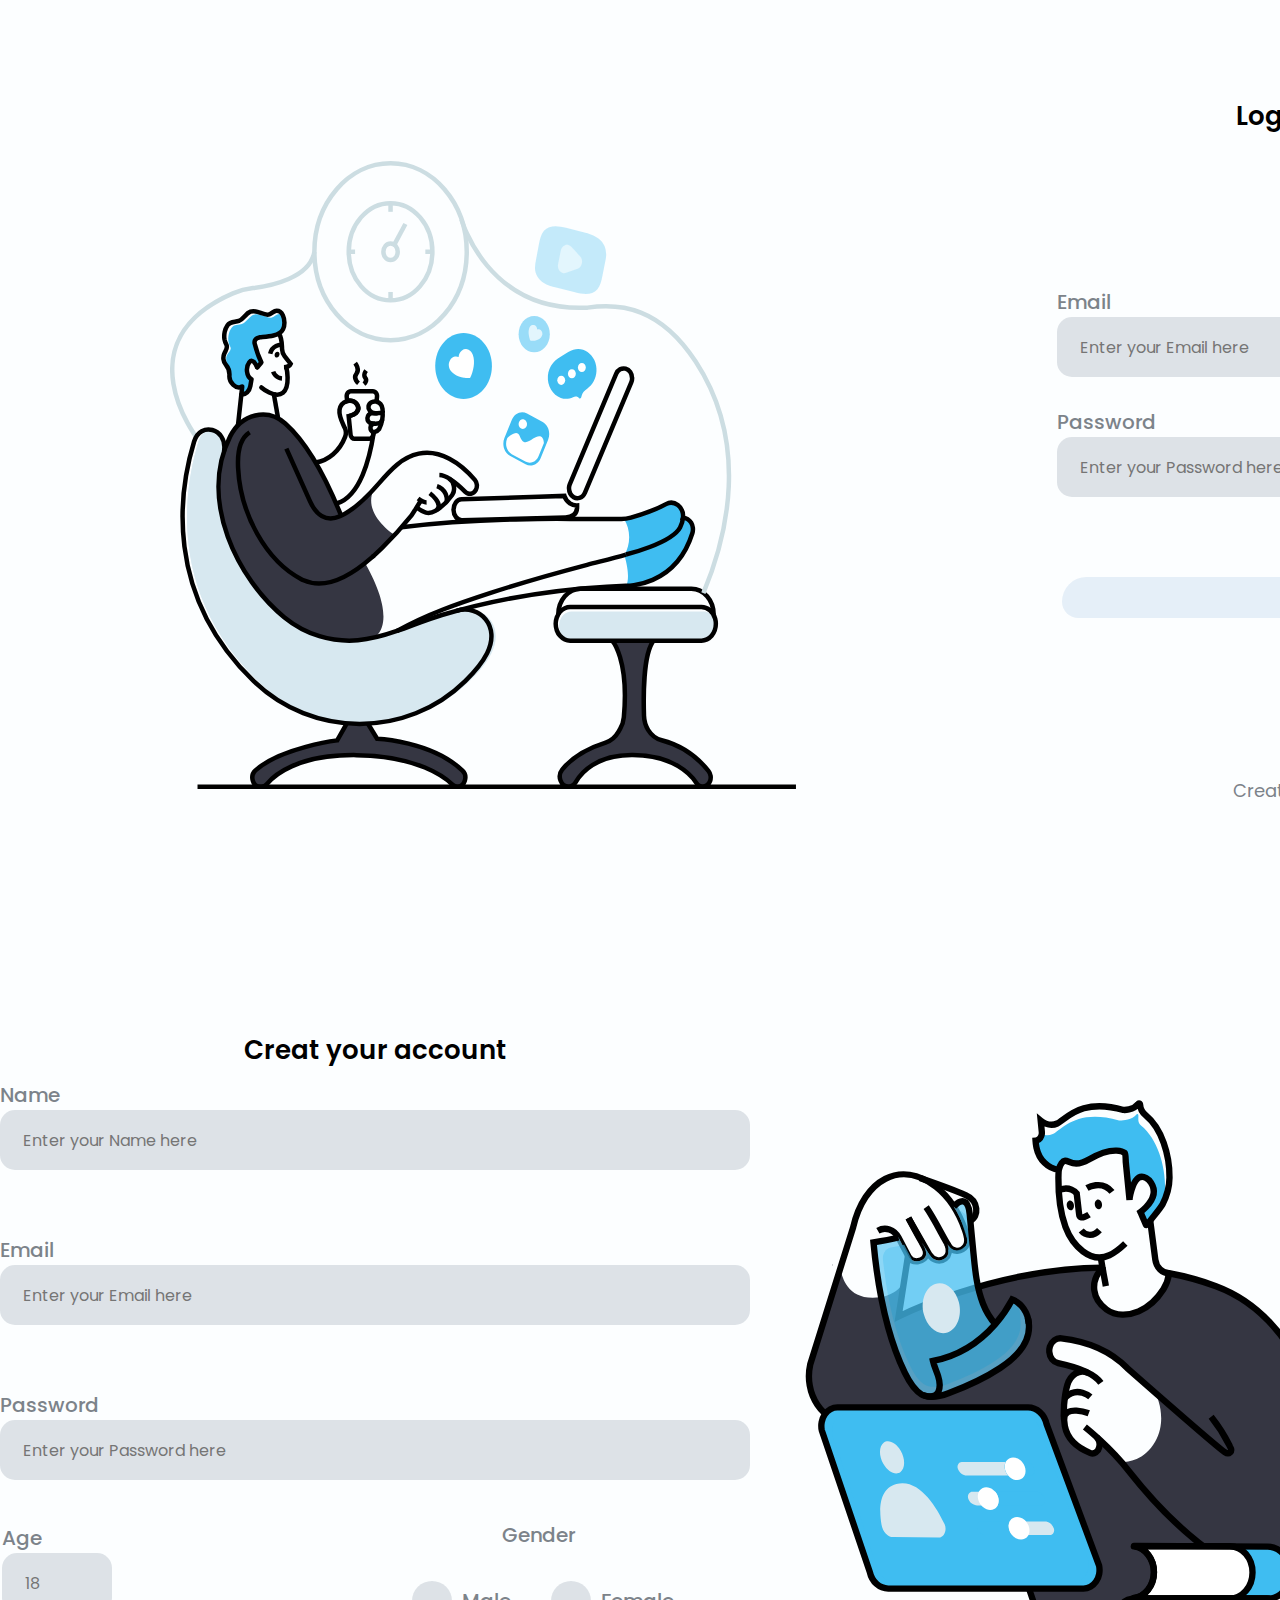
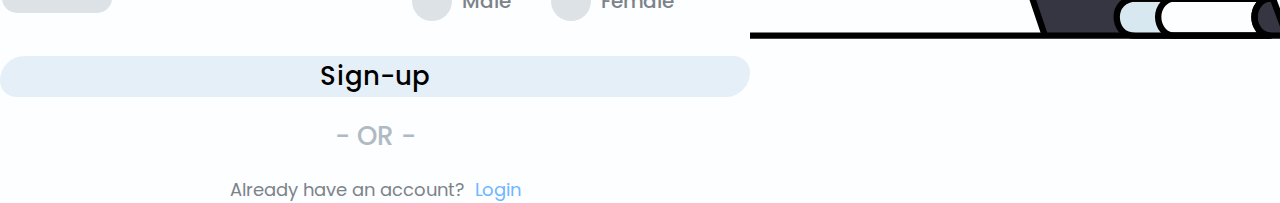
<file: index.html>
<!DOCTYPE html>
<html lang="en">

<head>
    <meta charset="UTF-8">
    <meta name="viewport" content="width=device-width, initial-scale=1.0">
    <link rel="stylesheet" href="style.css">
    <link rel="preconnect" href="https://fonts.googleapis.com">
    <link rel="preconnect" href="https://fonts.gstatic.com" crossorigin>
    <link rel="stylesheet" href="reset.css">
    <link rel="stylesheet" href="mobile.css">
    <link
        href="https://fonts.googleapis.com/css2?family=Poppins:ital,wght@0,100;0,200;0,300;0,400;0,500;0,600;0,700;0,800;0,900;1,100;1,200;1,300;1,400;1,500;1,600;1,700;1,800;1,900&family=Rubik&display=swap"
        rel="stylesheet">
    <title>Form</title>
</head>

<body>
    <div class="wrapper">
        <div id="login"></div>
        <img class="image_login" src="Images/Login page img.svg" alt="image form">
        <div class="form">
            <h2 class="header-first">Login your account</h2>
            <form id="myForm" class="user_info_block">
                <div class="user_email">
                    <p class="paragraph-info">Email</p>
                    <input type="text" id="emailLogin" class="inputs" placeholder="Enter your Email here"
                        onchange="onLoginChange()">
                    <span id="login-err" class="field-error">Please, fill email field</span>
                </div>
                <div class="user_password">
                    <p class="paragraph-info">Password</p>
                    <input id="passwordLogin" type="password" class="inputs" placeholder="Enter your Password here"
                        onchange="onPasswordChange()">
                    <span id="password-err" class="field-error">Please, fill password field</span>
                </div>
            </form>
            <div>
                <span id="account-err" class="acc-error">Wrong login or password</span>
                <button onclick="checkInfo()" class="button">Login here</button>
            </div>
            <p class="or">- OR -</p>
            <p class="account">Create an account? <a href="#reg">&nbsp Sign-Up</a></p>
        </div>
    </div>

    <container class="wrapper-2">
        <form id="reg" class="registration">
            <h2 class="header-second">Creat your account</h2>
            <div class="name">
                <p class="paragraph-info-2">Name</p>
                <input id="name" class="inputs-two" type="text" placeholder="Enter your Name here"
                    onchange="onNewNameChange()">
                <span id="name-err" class="registration-error">Please, fill name field</span>
            </div>
            <div class="email">
                <p class="paragraph-info-2">Email</p>
                <input id="email" class="inputs-two" type="text" placeholder="Enter your Email here"
                    onchange="OnNewEmailChange()">
                <span id="email-err" class="registration-error">Please, fill email field</span>
            </div>
            <div class="password">
                <p class="paragraph-info-2">Password</p>
                <input id="password" class="inputs-two" type="password" placeholder="Enter your Password here"
                    onchange="OnNewPasswordChange()">
                <span id="password-err-registration" class="registration-error">Please, fill password field</span>
                <span id="passwordShort" class="registration-error">Password is to short!</span>
            </div>
            <div class="gender-age">
                <div class="age">
                    <p class="paragraph-info-2">Age</p>
                    <input id="age" class="inputs-age" type="number" placeholder="18" onchange="onNewAgeChange()">
                    <span id="age-err" class="registration-error">Please, fill age field</span>
                </div>
                <div id="gender" class="gender">
                    <p class="chose-gender">Gender</p>
                    <div class="male-or-female">
                        <label class="checkbox" for="male">
                            <input id="male" type="radio" name="gender" value="male" onchange="onNewGenderChange()">
                            <span class="paragraph-info-2">Male</span>
                        </label>
                        <label class="checkbox" for="female">
                            <input id="female" type="radio" name="gender" value="female" onchange="onNewGenderChange()">
                            <span class="paragraph-info-2">Female</span>
                        </label>
                        <span id="gender-err" class="registration-error">Please, fill gender field</span>
                    </div>
                </div>
            </div>
            <button onclick="regInfo()" class="button-2">Sign-up</button>
            <div class="or-2">- OR -</div>
            <p class="account">Already have an account?<a href="#login">&nbsp Login </a></p>
        </form>
        <img class="image-form-two"
            src="Images/Finance, e-commerce, startup, workflow _ account, information, user, profile, data.svg"
            alt="image form two">
    </container>
    <script src="./script.js"></script>
</body>

</html>
</file>
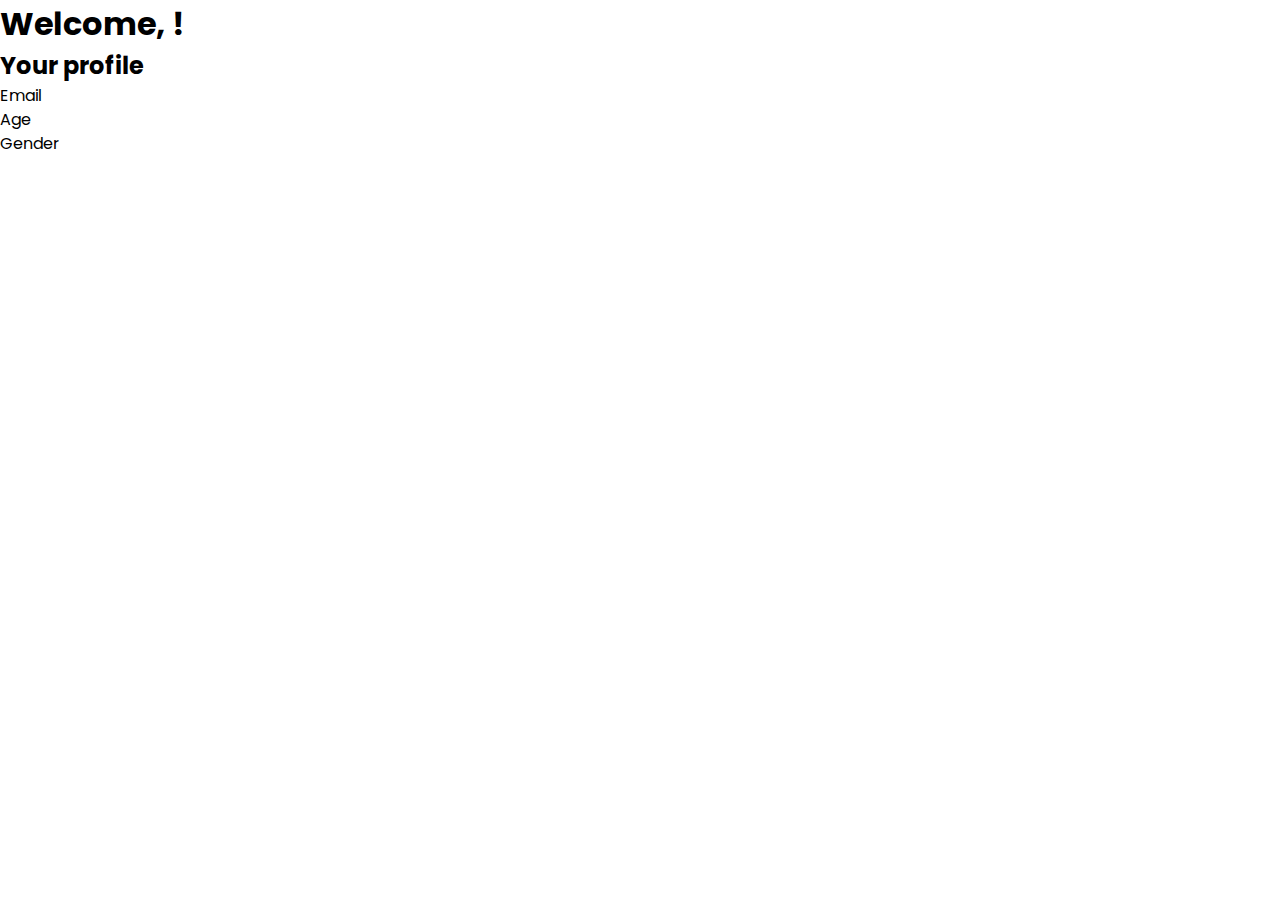
<file: user-page.html>
<!DOCTYPE html>
<html lang="en">

<head>
    <meta charset="UTF-8">
    <meta name="viewport" content="width=device-width, initial-scale=1.0">
    <link rel="stylesheet" href="style.css">
    <link rel="preconnect" href="https://fonts.googleapis.com">
    <link rel="preconnect" href="https://fonts.gstatic.com" crossorigin>
    <link rel="stylesheet" href="reset.css">
    <link rel="stylesheet" href="mobile.css">
    <link rel="stylesheet" href="index.html">
    <link
        href="https://fonts.googleapis.com/css2?family=Poppins:ital,wght@0,100;0,200;0,300;0,400;0,500;0,600;0,700;0,800;0,900;1,100;1,200;1,300;1,400;1,500;1,600;1,700;1,800;1,900&family=Rubik&display=swap"
        rel="stylesheet">
    <title>Authorized user</title>
</head>

<body>
    <span id="hello">
        <h1>Welcome, !</h1>
    </span>
    <h2>Your profile</h2>
    <div id="profile">
        <div id="name">
            <p></p>
            <span id="span-name"></span>
        </div>
        <p>Email</p>
        <p>Age</p>
        <p>Gender</p>
    </div>

    <script src="script.js"></script>
    <script src="reg-script.js"></script>
</body>

</html>
</file>
<file: style.css>
* {
    font-family: poppins;
}

.wrapper {
    background-color: #FCFEFF;
    height: 100vh;
    display: flex;
}

.image_login {
    display: flex;
    align-items: center;
    justify-content: center;
    height: 70%;
    margin: 160px 120px 170px 170px;
}

.form {
    display: flex;
    justify-content: center;
    flex-direction: column;
    width: 1068px;
}

.header-first {
    display: flex;
    justify-content: center;
    align-items: center;
    height: 41px;
    flex-shrink: 0;
    color: #000;
    font-size: 26px;
    font-weight: 600;
    margin-bottom: 150px;
}

.paragraph-info {
    color: #7C838A;
    font-size: 20px;
    font-weight: 500;
    margin-left: 110px;
}

.inputs {
    display: flex;
    height: 60px;
    border-radius: 15px;
    padding-left: 23px;
    background: rgba(176, 186, 195, 0.40);
    border: none;
    width: 750px;
    margin-left: 110px;
}

input:focus {
    outline-color: #3FBDF1;
}

.field-error {
    color: #DC143C;
    display: none;
}

.field-error-visible {
    display: inline-block;
    margin-left: 110px;
    position: absolute;
}

.acc-error {
    color: #DC143C;
    display: none;
}

.acc-error-visible {
    display: inline-block;
    margin-left: 415px;
    bottom: 380px;
    position: absolute;
}


.registration-error {
    color: #DC143C;
    display: none;
}

.registration-error-visible {
    display: inline-block;
    position: absolute;
}

.genderRegistration-error {
    color: #DC143C;
    display: none;
}

.genderRegistration-error-visible {
    display: inline-block;
    position: absolute;
    bottom: -740px;
    left: 560px;
}

/* .checkPassword {
    color: #DC143C;
    display: none;
}
 

.checkPassword-visible {
    display: inline-block;
    position: absolute;
    bottom: -740px;
    left: 560px;
} */


.button {
    display: flex;
    justify-content: center;
    color: #000;
    font-size: 26px;
    font-weight: 500;
    width: 750px;
    margin-left: 145px;
    border-radius: 30px 20px;
    background: #E5EFF8;
    border: none;
}

button:hover {
    color: #3FBDF1;
    cursor: pointer;
}

.or {
    display: flex;
    justify-content: center;
    color: #B0BAC3;
    font-size: 26px;
    font-weight: 500;
    margin-bottom: 45px;
}

.account {
    display: flex;
    justify-content: center;
    color: #7C838A;
    font-size: 18px;
    font-weight: 400;
}

.account a {
    color: #6EB6FF;
    font-size: 18px;
    font-weight: 400;
    text-decoration: none;
    cursor: pointer;
}

.user_info_block {
    margin-bottom: 80px;
    margin-left: 30px;
}

.user_email {
    margin-bottom: 30px;
}

.button {
    margin-bottom: 75px;
}

.wrapper-2 {
    display: flex;
    background-color: #FCFEFF;
    height: 100vh;
}

.registration {
    width: 1068px;
    display: flex;
    flex-direction: column;
    align-items: center;
}

.image-form-two {
    display: flex;
    align-items: flex-end;
    justify-content: flex-end;
    height: 60%;
    margin-top: 200px;
}

.header-second {
    color: #000;
    font-size: 26px;
    font-weight: 600;
    margin-top: 131px;
}

.paragraph-info-2 {
    color: #7C838A;
    font-size: 20px;
    font-weight: 500;
}

.inputs-two {
    display: flex;
    height: 60px;
    border-radius: 15px;
    padding-left: 23px;
    background: rgba(176, 186, 195, 0.40);
    border: none;
    width: 750px;
}

.inputs-age {
    display: flex;
    flex-wrap: wrap;
    height: 60px;
    width: 110px;
    border-radius: 15px;
    background: rgba(176, 186, 195, 0.40);
    border: none;
    padding-left: 23px;
}

.gender-age {
    display: flex;
    margin-left: -75px;
    align-items: center;
    flex-direction: row;
    margin-bottom: 40px;
    margin-top: 40px;
}

.gender {
    margin-left: 350px;
    display: flex;
    flex-direction: column;
    flex-wrap: wrap;
}

.chose-gender {
    color: #7C838A;
    font-size: 20px;
    font-weight: 500;
    display: flex;
    margin-left: 40px;
}

.male-or-female {
    display: flex;
    margin-top: -34px;
    gap: 90px;
}

#male {
    left: 560px;
    top: 1314px;
    color: #7C838A;
    font-size: 20px;
    font-weight: 500;
}

#female {
    left: 698px;
    top: 1314px;
    color: #7C838A;
    font-size: 20px;
    font-weight: 500;
}

label #male {
    border-radius: 50%;
}

/* .checkbox span {
    display: flex;
    align-items: center;
    position: relative;
} */

.checkbox input {
    opacity: 0;
    width: 0;
    height: 0;
}

/* Старался стилизовать чекбокс */
.checkbox span::before {
    content: "";
    display: block;
    position: relative;
    top: 35px;
    border-radius: 50%;
    background: rgba(176, 186, 195, 0.40);
    width: 40px;
    height: 40px;
    margin-left: -50px;
}

.checkbox span::after {
    content: "";
    display: none;
    position: absolute;
    top: 1665px;
    /* border-radius: 50%;
    background: rgba(176, 186, 195, 0.40); */
    width: 40px;
    height: 40PX;
    margin-left: -50px;
    background-image: url('data:image/svg+xml,<svg id="Flat" xmlns="http://www.w3.org/2000/svg" viewBox="0 0 256 256"><path d="M103.99951,190.00012a5.98047,5.98047,0,0,1-4.24219-1.75732l-56-55.99561a5.99971,5.99971,0,1,1,8.48438-8.48535l51.75781,51.75342L211.75732,67.76184a5.99971,5.99971,0,1,1,8.48438,8.48535l-112,111.99561A5.98045,5.98045,0,0,1,103.99951,190.00012Z"/></svg>')
}

.checkbox input:checked+span::after {
    display: block;
}


.button-2 {
    display: flex;
    justify-content: center;
    color: #000;
    font-size: 26px;
    font-weight: 500;
    width: 750px;
    border-radius: 30px 20px;
    background: #E5EFF8;
    border: none;
}

.name {
    margin-top: 10px;
}

.email {
    margin-top: 65px;
}

.password {
    margin-top: 65px;
}

.or-2 {
    display: flex;
    justify-content: center;
    color: #B0BAC3;
    font-size: 26px;
    font-weight: 500;
    margin: 20px 0;
}
</file>
<file: mobile.css>
@media screen and (max-width: 425px) {
    .body {
        display: flex;
        width: 100%;
        flex-direction: column;
    }

    .wrapper,
    .wrapper-2 {
        height: 100vh;
        display: flex;
        flex-direction: column;
        align-items: center;
    }

    .form {
        display: flex;
        align-items: center;
    }

    .header-first {
        margin-top: 100px;
    }

    .user_info_block {
        display: flex;
        flex-direction: column;
        margin-right: 32px;
    }

    .inputs {
        width: 385px;
        margin-right: 107px;
    }

    .button {
        display: flex;
        justify-content: center;
        width: 50%;
        margin-right: 273px;
    }

    .wrapper-2 {
        height: 100vh;
        display: flex;
        flex-direction: column;
        align-items: center;
    }

    .header-second {
        margin-bottom: 130px;
        margin-top: 80px;
    }

    .email {
        margin-top: 15px;
    }

    .password {
        margin-top: 15px;
    }

    .age {
        margin-left: -278px;
    }


    .image_login {
        width: 35%;
        position: absolute;
        top: -20px;
        left: -30px;
        height: unset;
    }

    .inputs-two {
        width: 385px;
    }

    .gender-age {
        display: flex;
        flex-direction: row;
        align-items: center;
        margin: 15px 0 15px 257px;
        gap: 28px;
    }

    .male-or-female {
        gap: 60px;
        margin-left: 20px;
        margin-top: -46px;
    }

    .gender {
        margin-left: 20px;
    }

    .button-2 {
        width: 30%;
    }

    .chose-gender {
        margin-left: 26px;
    }



    .image-form-two {
        width: 35%;
        position: absolute;
        bottom: -252px;
        height: unset;
    }

    .or-2 {
        margin: 15px 0;
    }

    /* .checkbox::before {
        content: "";
        display: block;
        position: absolute;
        top: 1490px;
        border-radius: 50%;
        background: rgba(176, 186, 195, 0.40);
        width: 40px;
        height: 40px;
        margin-left: -20px;
    } */

    .checkbox span::after {
        content: "";
        display: none;
        position: absolute;
        top: 1562px;
        /* border-radius: 50%;
        background: rgba(176, 186, 195, 0.40); */
        width: 40px;
        height: 40PX;
        margin-left: -50px;
        background-image: url('data:image/svg+xml,<svg id="Flat" xmlns="http://www.w3.org/2000/svg" viewBox="0 0 256 256"><path d="M103.99951,190.00012a5.98047,5.98047,0,0,1-4.24219-1.75732l-56-55.99561a5.99971,5.99971,0,1,1,8.48438-8.48535l51.75781,51.75342L211.75732,67.76184a5.99971,5.99971,0,1,1,8.48438,8.48535l-112,111.99561A5.98045,5.98045,0,0,1,103.99951,190.00012Z"/></svg>')
    }
}
</file>
